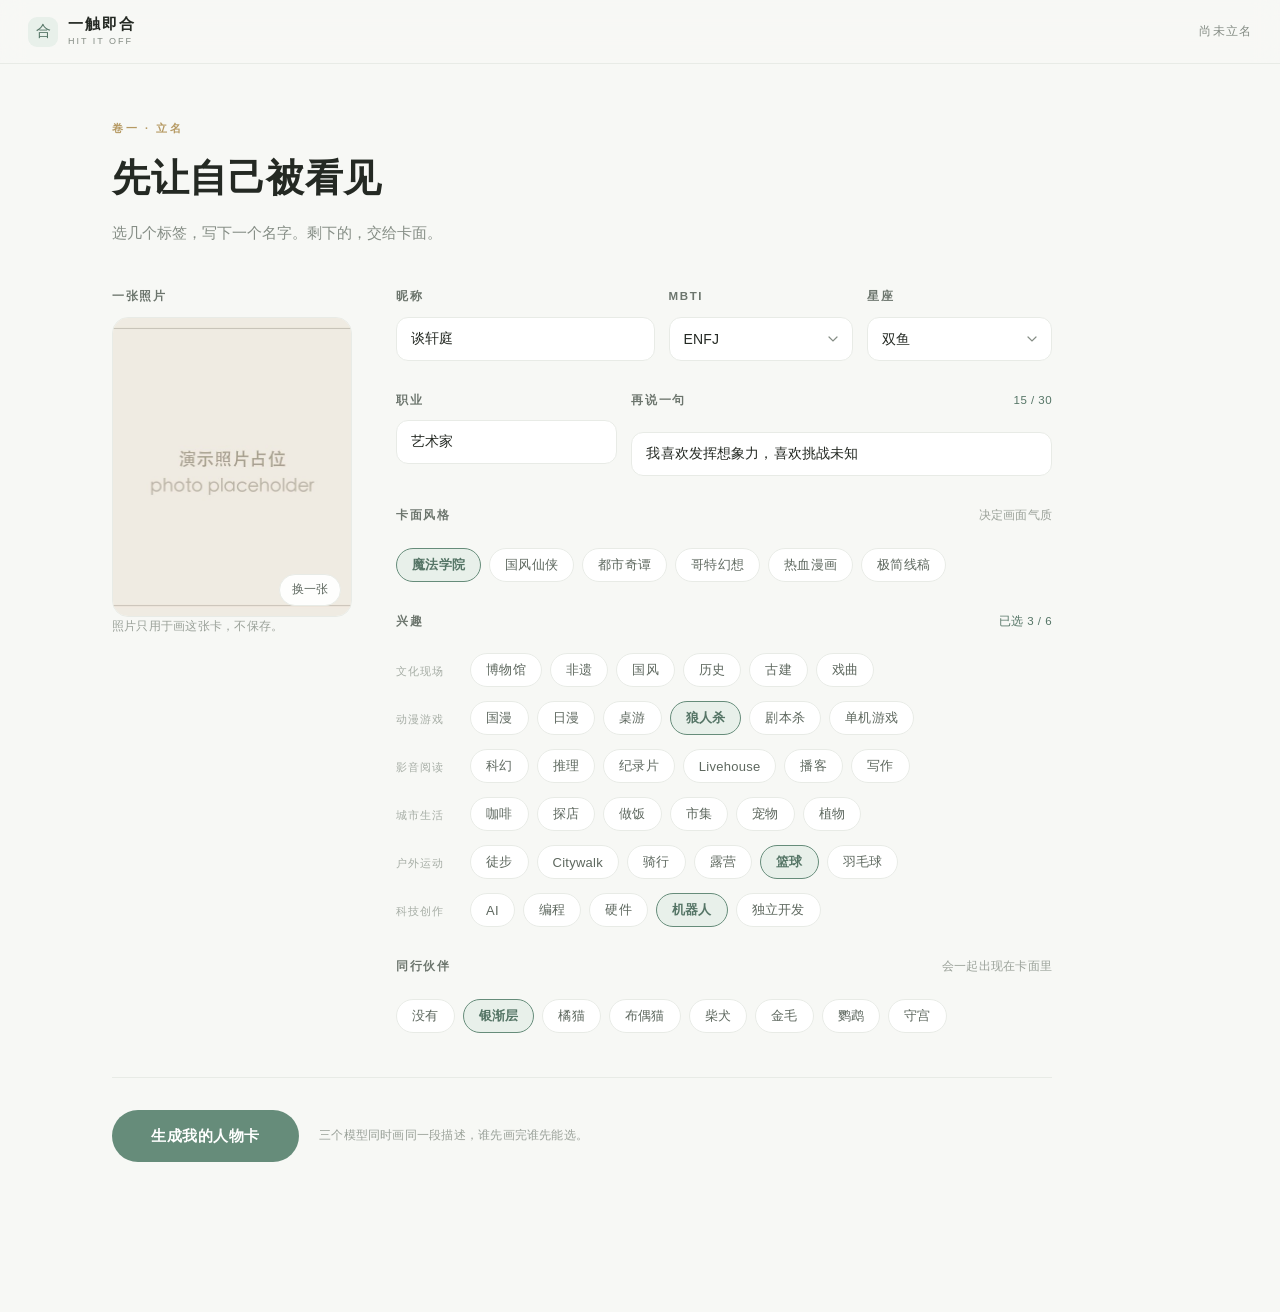
<file: demo/index.html>
<!DOCTYPE html>
<html lang="zh-CN">
<head>
<meta charset="utf-8">
<meta name="viewport" content="width=device-width, initial-scale=1">
<title>一触即合 · Hit it off</title>
<meta name="description" content="一块 AI 文化身份徽章：碰人获得话题，碰城收藏故事。">
<link rel="stylesheet" href="styles.css">
</head>
<body>

<header class="topbar">
  <a class="brand" href="#" id="brand">
    <span class="brand-mark">合</span>
    <span class="brand-text">
      <strong>一触即合</strong>
      <em>Hit it off</em>
    </span>
  </a>

  <nav class="nav" id="nav" hidden>
    <button class="nav-item" data-view="identity">我的身份</button>
    <button class="nav-item" data-view="beasts">我的瑞兽<span class="nav-count" id="nav-count">0</span></button>
  </nav>

  <div class="topbar-end">
    <span class="stage-note" id="stage-note">尚未立名</span>
    <button class="ghost-btn" id="restart" hidden>重新立名</button>
  </div>
</header>

<main>

  <!-- 卷一 · 立名 -->
  <section class="screen" id="screen-create">
    <div class="create">
      <header class="screen-head">
        <p class="eyebrow">卷一 · 立名</p>
        <h1>先让自己被看见</h1>
        <p class="lede">选几个标签，写下一个名字。剩下的，交给卡面。</p>
      </header>

      <div class="create-body">
        <div class="photo-col">
          <p class="field-label">一张照片</p>
          <label class="photo-drop has-photo" id="photo-drop">
            <input type="file" id="photo" accept="image/*" hidden>
            <img id="photo-preview" src="assets/photo-me.jpg" alt="">
            <div class="photo-empty" id="photo-empty" hidden>
              <span class="photo-plus">＋</span>
              <span class="photo-tip">上传你的照片</span>
              <span class="photo-sub">用于生成卡面插画</span>
            </div>
            <span class="photo-change" id="photo-change">换一张</span>
          </label>
          <p class="field-note">照片只用于画这张卡，不保存。</p>
        </div>

        <div class="form-col">
          <div class="row-3">
            <div class="field">
              <label class="field-label" for="nickname">昵称</label>
              <input id="nickname" maxlength="12" value="谈轩庭" placeholder="卡片上的名字" autocomplete="off">
            </div>
            <div class="field">
              <label class="field-label" for="mbti">MBTI</label>
              <div class="select-wrap"><select id="mbti"></select></div>
            </div>
            <div class="field">
              <label class="field-label" for="zodiac">星座</label>
              <div class="select-wrap"><select id="zodiac"></select></div>
            </div>
          </div>

          <div class="row-2">
            <div class="field">
              <label class="field-label" for="occupation">职业</label>
              <input id="occupation" maxlength="12" list="occupation-list"
                     value="艺术家" placeholder="医生 / 学生 / 自由职业" autocomplete="off">
              <datalist id="occupation-list">
                <option value="学生"><option value="程序员"><option value="设计师">
                <option value="医生"><option value="老师"><option value="产品经理">
                <option value="研究员"><option value="自由职业"><option value="创业者">
                <option value="律师"><option value="金融"><option value="运营">
                <option value="工程师"><option value="艺术家">
              </datalist>
            </div>
            <div class="field">
              <div class="field-head">
                <span class="field-label">再说一句</span>
                <span class="field-count" id="note-count">15 / 30</span>
              </div>
              <input id="note" maxlength="30" value="我喜欢发挥想象力，喜欢挑战未知"
                     placeholder="开心大方，喜欢在雨天喝茶" autocomplete="off">
            </div>
          </div>

          <div class="field">
            <div class="field-head">
              <span class="field-label">卡面风格</span>
              <span class="field-note">决定画面气质</span>
            </div>
            <div class="tags" id="style-tags"></div>
          </div>

          <div class="field">
            <div class="field-head">
              <span class="field-label">兴趣</span>
              <span class="field-count" id="interest-count">已选 3 / 6</span>
            </div>
            <div class="interest-groups" id="interest-groups"></div>
          </div>

          <div class="field">
            <div class="field-head">
              <span class="field-label">同行伙伴</span>
              <span class="field-note">会一起出现在卡面里</span>
            </div>
            <div class="tags" id="pet-tags"></div>
          </div>
        </div>
      </div>

      <footer class="create-foot">
        <button class="btn btn-primary btn-lg" id="generate">生成我的人物卡</button>
        <p class="field-note">三个模型同时画同一段描述，谁先画完谁先能选。</p>
      </footer>
    </div>
  </section>

  <!-- 卷二 · 结缘 -->
  <section class="screen" id="screen-identity" hidden>
    <div class="wrap">
      <header class="screen-head">
        <p class="eyebrow">卷二 · 结缘</p>
        <h1 id="identity-title">你的身份，在这里</h1>
        <p class="lede">陌生人第一次看到你，是这张卡、这只瑞兽，和一句今天适合做的事。</p>
      </header>

      <div class="identity-grid">
        <div class="identity-main">
          <div id="id-card"></div>
        </div>

        <aside class="identity-side">
          <section class="panel">
            <div class="panel-head">
              <p class="eyebrow">当前同行</p>
              <button class="text-btn" id="go-beasts">去图鉴更换 →</button>
            </div>
            <div id="id-beast"></div>
          </section>

          <section class="panel">
            <p class="eyebrow">写入硬件</p>
            <div class="sync" id="id-sync"></div>
          </section>
        </aside>
      </div>
    </div>
  </section>

  <!-- 卷三 · 图鉴 -->
  <section class="screen" id="screen-beasts" hidden>
    <div class="wrap">
      <header class="screen-head">
        <p class="eyebrow">卷三 · 图鉴</p>
        <h1>我的瑞兽</h1>
        <p class="lede">已收藏的排在前面。它们不是奖励，是你在什么地方、和谁相遇过的证据。</p>
      </header>

      <div class="beast-head">
        <span class="beast-count" id="beast-count">0 / 7</span>
        <span class="field-note">点击任意一只，查看来历</span>
      </div>

      <div class="beast-grid" id="beast-grid"></div>
    </div>
  </section>

</main>

<div class="dock" id="dock" hidden>
  <button class="dock-btn" id="btn-meet">相遇 · 人</button>
  <button class="dock-btn" id="btn-culture">相遇 · 文</button>
</div>

<div class="modal-layer" id="modal-layer" hidden>
  <div class="modal-backdrop" data-close></div>
  <div class="modal" id="modal" role="dialog" aria-modal="true"></div>
</div>

<div class="takeover" id="takeover" hidden></div>
<div class="toast" id="toast" hidden></div>

<!-- 选图：三个模型同画一张，谁先出来谁先能点 -->
<div class="picker" id="picker" hidden>
  <div class="pk">
    <header class="pk-head">
      <p class="pk-kicker">一触即合 · 选一张</p>
      <h2 class="pk-title">三个模型，同一个你</h2>
      <div class="pk-chips" id="pk-chips"></div>
    </header>
    <div class="pk-grid" id="pk-grid"></div>
    <p class="pk-foot" id="pk-foot">三张一起在画，先出来的可以先选</p>
  </div>
</div>

<script src="board-frames.js"></script>
<script src="pick-frames.js"></script>
<script src="board.js?v=20261107f"></script>
<script src="app.js?v=20261107f"></script>
</body>
</html>
</file>
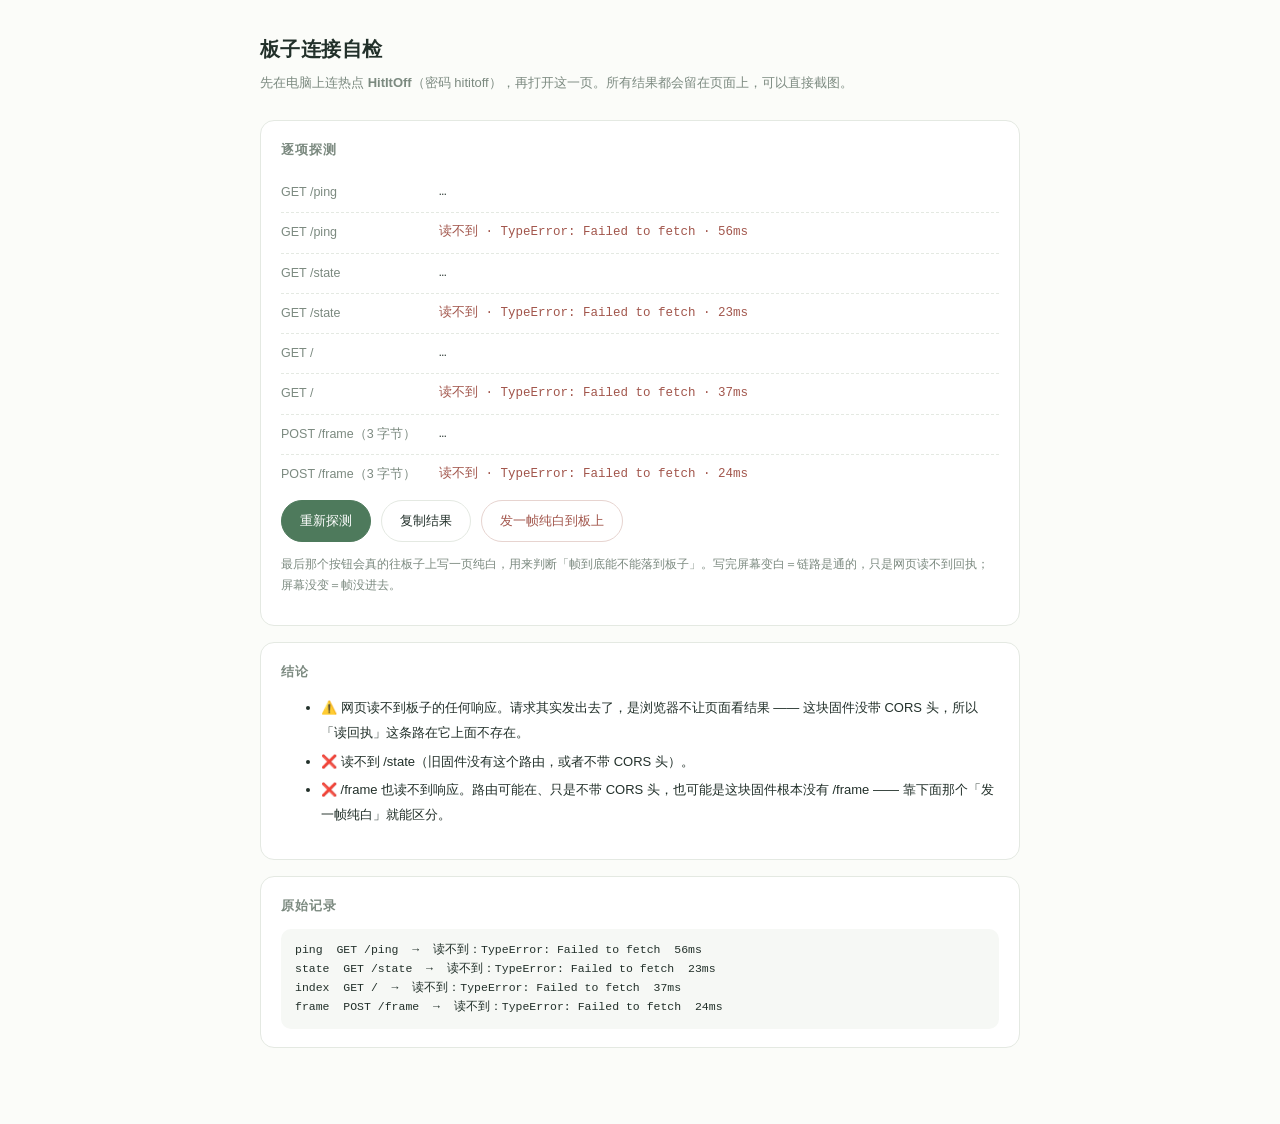
<file: demo/diag.html>
<!DOCTYPE html>
<html lang="zh-CN">
<head>
<meta charset="utf-8" />
<title>一触即合 · 板子连接自检</title>
<meta name="viewport" content="width=device-width, initial-scale=1" />
<style>
  :root {
    --ink: #22302A;
    --muted: #7C8A80;
    --line: #E4E9E2;
    --paper: #FBFCF9;
    --green: #4E7A5C;
    --amber: #8C7B4A;
    --red: #A2564C;
  }
  * { box-sizing: border-box; }
  body {
    margin: 0;
    padding: 32px 20px 60px;
    background: var(--paper);
    color: var(--ink);
    font: 14px/1.7 -apple-system, "PingFang SC", "Noto Sans SC", sans-serif;
  }
  .wrap { max-width: 760px; margin: 0 auto; }
  h1 { margin: 0 0 6px; font-size: 20px; font-weight: 600; letter-spacing: .02em; }
  .sub { margin: 0 0 26px; color: var(--muted); font-size: 13px; }
  .card {
    background: #fff;
    border: 1px solid var(--line);
    border-radius: 14px;
    padding: 18px 20px;
    margin-bottom: 16px;
  }
  h2 { margin: 0 0 12px; font-size: 13px; font-weight: 600; color: var(--muted); letter-spacing: .08em; }
  .row {
    display: grid;
    grid-template-columns: 148px 1fr;
    gap: 10px;
    padding: 9px 0;
    border-top: 1px dashed var(--line);
    align-items: start;
  }
  .row:first-of-type { border-top: 0; }
  .k { color: var(--muted); font-size: 12.5px; }
  .v { font-size: 12.5px; word-break: break-all; font-family: ui-monospace, SFMono-Regular, Menlo, monospace; }
  .ok { color: var(--green); }
  .no { color: var(--red); }
  .warn { color: var(--amber); }
  .verdict { font-size: 13px; line-height: 1.9; }
  .verdict li { margin: 4px 0; }
  .btns { display: flex; flex-wrap: wrap; gap: 10px; margin-top: 6px; }
  button {
    border: 1px solid var(--line);
    background: #fff;
    color: var(--ink);
    border-radius: 999px;
    padding: 9px 18px;
    font: inherit;
    font-size: 13px;
    cursor: pointer;
  }
  button.primary { background: var(--green); border-color: var(--green); color: #fff; }
  button.danger { color: var(--red); border-color: #E7D4D0; }
  button:disabled { opacity: .5; cursor: default; }
  pre {
    margin: 0;
    padding: 12px 14px;
    background: #F6F8F5;
    border-radius: 10px;
    font-size: 11.5px;
    line-height: 1.65;
    white-space: pre-wrap;
    word-break: break-all;
    max-height: 260px;
    overflow: auto;
  }
  .tip { margin-top: 12px; font-size: 12px; color: var(--muted); }
</style>
</head>
<body>
<div class="wrap">
  <h1>板子连接自检</h1>
  <p class="sub">先在电脑上连热点 <b>HitItOff</b>（密码 hititoff），再打开这一页。所有结果都会留在页面上，可以直接截图。</p>

  <div class="card">
    <h2>逐项探测</h2>
    <div id="probes"><div class="row"><div class="k">等待</div><div class="v">正在探测…</div></div></div>
    <div class="btns">
      <button class="primary" id="again">重新探测</button>
      <button id="copy">复制结果</button>
      <button class="danger" id="whiteframe">发一帧纯白到板上</button>
    </div>
    <p class="tip">最后那个按钮会真的往板子上写一页纯白，用来判断「帧到底能不能落到板子」。写完屏幕变白＝链路是通的，只是网页读不到回执；屏幕没变＝帧没进去。</p>
  </div>

  <div class="card">
    <h2>结论</h2>
    <div class="verdict" id="verdict">探测中…</div>
  </div>

  <div class="card">
    <h2>原始记录</h2>
    <pre id="raw">(空)</pre>
  </div>
</div>

<script>
const BASE = "http://192.168.50.1";
const HEAD = 4;
const SLOT_BYTES = 400 * 300 / 8;

const rows = [];
const log = [];

function push(name, value, cls) {
  rows.push({ name, value, cls });
  paint();
}

function paint() {
  const box = document.getElementById("probes");
  box.innerHTML = rows.map((r) =>
    `<div class="row"><div class="k">${r.name}</div><div class="v ${r.cls || ""}">${r.value}</div></div>`
  ).join("");
  document.getElementById("raw").textContent =
    log.length ? log.join("\n") : "(空)";
}

/* 一次带超时的 fetch，把「HTTP 状态」和「读不到」区分开 */
async function probe(label, path, opts = {}, timeout = 6000) {
  const ctrl = new AbortController();
  const timer = setTimeout(() => ctrl.abort(), timeout);
  const t0 = performance.now();
  try {
    const res = await fetch(BASE + path, { ...opts, cache: "no-store", signal: ctrl.signal });
    const ms = Math.round(performance.now() - t0);
    let text = "";
    try { text = await res.text(); } catch (e) { text = "(正文读不出来)"; }
    const body = text.replace(/\s+/g, " ").trim().slice(0, 160);
    log.push(`${label}  ${opts.method || "GET"} ${path}  →  ${res.status} ${res.statusText}  ${ms}ms  body="${body}"`);
    return { ok: true, status: res.status, text, ms };
  } catch (err) {
    const ms = Math.round(performance.now() - t0);
    const reason = err.name === "AbortError" ? "超时（板子没回）" : `${err.name}: ${err.message}`;
    log.push(`${label}  ${opts.method || "GET"} ${path}  →  读不到：${reason}  ${ms}ms`);
    return { ok: false, status: 0, text: "", ms, reason };
  } finally {
    clearTimeout(timer);
  }
}

async function run() {
  rows.length = 0;
  log.length = 0;
  document.getElementById("verdict").textContent = "探测中…";
  const out = {};

  push("GET /ping", "…");
  out.ping = await probe("ping", "/ping", {}, 5000);
  push("GET /ping", describe(out.ping), cls(out.ping));

  push("GET /state", "…");
  out.state = await probe("state", "/state", {}, 5000);
  push("GET /state", describe(out.state), cls(out.state));

  push("GET /", "…");
  out.index = await probe("index", "/", {}, 5000);
  push("GET /", describe(out.index), cls(out.index));

  push("POST /frame（3 字节）", "…");
  out.frame = await probe("frame", "/frame", {
    method: "POST",
    headers: { "Content-Type": "text/plain" },
    body: new Uint8Array([0, 1, 0, 0]),
  }, 6000);
  push("POST /frame（3 字节）", describe(out.frame), cls(out.frame));

  verdict(out);
}

function describe(r) {
  if (!r.ok) return `读不到 · ${r.reason} · ${r.ms}ms`;
  if (!r.text.trim()) return `HTTP ${r.status} · 正文是空的 · ${r.ms}ms`;
  return `HTTP ${r.status} · "${r.text.trim().slice(0, 80)}" · ${r.ms}ms`;
}

function cls(r) { return r.ok && r.status < 400 ? "ok" : "no"; }

function verdict(o) {
  const lines = [];
  const canRead = o.ping.ok || o.state.ok || o.index.ok;

  lines.push(canRead
    ? "✅ 网页能读到板子的响应（固件带 CORS 头）。"
    : "⚠️ 网页读不到板子的任何响应。请求其实发出去了，是浏览器不让页面看结果 —— 这块固件没带 CORS 头，所以「读回执」这条路在它上面不存在。");

  if (o.state.ok && o.state.text.trim()) {
    const t = o.state.text.trim();
    if (/pages\s*=/.test(t)) {
      lines.push(`✅ /state 正常：${t}`);
    } else {
      lines.push(`⚠️ /state 返回的不是状态行："${t.slice(0, 60)}"（固件可能是更早的版本）。`);
    }
  } else if (o.state.ok && !o.state.text.trim()) {
    lines.push("❌ /state 返回 200 但正文是空的 —— 这台固件没有实现 /state（源码里有，板子上烧的是旧版）。");
  } else {
    lines.push("❌ 读不到 /state（旧固件没有这个路由，或者不带 CORS 头）。");
  }

  if (o.frame.ok) {
    if (o.frame.status === 400) {
      lines.push("✅ /frame 路由在：故意发 3 个字节被 400 拒了，说明它认得这个接口、也会回话。");
    } else if (o.frame.status < 400) {
      lines.push(`⚠️ /frame 对 3 字节的请求回了 ${o.frame.status} —— 居然没拒，说明这块固件不校验长度。`);
    } else {
      lines.push(`❌ /frame 回了 HTTP ${o.frame.status}。`);
    }
  } else {
    lines.push("❌ /frame 也读不到响应。路由可能在、只是不带 CORS 头，也可能是这块固件根本没有 /frame —— 靠下面那个「发一帧纯白」就能区分。");
  }

  document.getElementById("verdict").innerHTML =
    "<ul>" + lines.map((l) => `<li>${l}</li>`).join("") + "</ul>";
}

async function sendWhiteFrame() {
  if (!confirm("会真的往板子第 0 页写一帧纯白，屏幕上现在的内容会被冲掉。继续？")) return;
  const btn = document.getElementById("whiteframe");
  btn.disabled = true;
  const body = new Uint8Array(HEAD + SLOT_BYTES);
  body[0] = 0;                 // slot 0 = 人物卡那页
  body[1] = 1;                 // pages
  body[2] = 0;                 // 立刻显示第 0 页
  body[3] = 0;
  body.fill(0xFF, HEAD);       // 1bpp 全 1 = 白

  const r = await probe("white-frame", "/frame", {
    method: "POST",
    headers: { "Content-Type": "text/plain" },
    body,
  }, 15000);
  push("POST /frame（整帧 15004 字节）", describe(r), cls(r));

  const after = await probe("state-after", "/state", {}, 5000);
  push("POST 之后 GET /state", describe(after), cls(after));
  document.getElementById("verdict").innerHTML =
    "<ul><li><b>看屏幕：</b>变白了 → 帧确实落到板子上，问题只在「网页读不到回执」；" +
    "没变 → 帧压根没进去，问题在固件或传输这一段。</li></ul>";
  btn.disabled = false;
}

document.getElementById("again").addEventListener("click", run);
document.getElementById("whiteframe").addEventListener("click", sendWhiteFrame);
document.getElementById("copy").addEventListener("click", async () => {
  const text = rows.map((r) => `${r.name}: ${r.value}`).join("\n") + "\n\n" + log.join("\n");
  try {
    await navigator.clipboard.writeText(text);
    document.getElementById("copy").textContent = "已复制";
    setTimeout(() => (document.getElementById("copy").textContent = "复制结果"), 1500);
  } catch (e) {
    const ta = document.createElement("textarea");
    ta.value = text;
    document.body.appendChild(ta);
    ta.select();
    document.execCommand("copy");
    ta.remove();
  }
});

run();
</script>
</body>
</html>
</file>
<file: demo/styles.css>
/* 一触即合 · Hit it off
 * 视觉基调：纸白底、墨黑字、青绿为主、暗金为强调。
 * 不做渐变发光、不做古风堆砌，仪式感来自留白与排版。
 */

:root {
  --bg: #F7F8F5;
  --card: #FFFFFF;
  --primary: #668C7A;
  --primary-deep: #557566;
  --primary-soft: #E8F0EA;
  --accent: #B69A63;
  --ink: #242923;
  --muted: #858D85;
  --line: #E8EBE6;
  --r-s: 12px;
  --r-m: 16px;
  --r-l: 20px;
  --shadow-s: 0 1px 2px rgba(36, 41, 35, .04), 0 10px 26px rgba(36, 41, 35, .045);
  --shadow-l: 0 40px 90px rgba(30, 36, 30, .22);
  --serif: "Songti SC", "Noto Serif SC", "Source Han Serif SC", Georgia, serif;
  --sans: -apple-system, BlinkMacSystemFont, "PingFang SC", "Hiragino Sans GB",
          "Microsoft YaHei", "Helvetica Neue", sans-serif;
}

* { box-sizing: border-box; }

html, body { margin: 0; padding: 0; }

body {
  background: var(--bg);
  color: var(--ink);
  font-family: var(--sans);
  font-size: 15px;
  line-height: 1.7;
  -webkit-font-smoothing: antialiased;
  text-rendering: optimizeLegibility;
}

body.no-scroll { overflow: hidden; }

[hidden] { display: none !important; }

h1, h2, h3, h4 { margin: 0; font-weight: 600; }

p { margin: 0; }

button { font-family: inherit; cursor: pointer; }

img { display: block; max-width: 100%; }

::selection { background: var(--primary-soft); color: var(--primary-deep); }

/* ---------------- 顶栏 ---------------- */

.topbar {
  position: sticky;
  top: 0;
  z-index: 30;
  display: flex;
  align-items: center;
  gap: 28px;
  height: 64px;
  padding: 0 28px;
  background: rgba(247, 248, 245, .88);
  backdrop-filter: saturate(180%) blur(12px);
  border-bottom: 1px solid var(--line);
}

.brand {
  display: flex;
  align-items: center;
  gap: 10px;
  text-decoration: none;
  color: inherit;
  flex: none;
}

.brand-mark {
  width: 30px;
  height: 30px;
  display: grid;
  place-items: center;
  border-radius: 9px;
  background: var(--primary-soft);
  color: var(--primary-deep);
  font-family: var(--serif);
  font-size: 15px;
  letter-spacing: 0;
}

.brand-text { display: flex; flex-direction: column; line-height: 1.15; }

.brand-text strong {
  font-family: var(--serif);
  font-size: 15px;
  font-weight: 600;
  letter-spacing: .14em;
}

.brand-text em {
  font-style: normal;
  font-size: 9px;
  letter-spacing: .22em;
  text-transform: uppercase;
  color: var(--muted);
  margin-top: 3px;
}

.nav { display: flex; gap: 4px; }

.nav-item {
  display: inline-flex;
  align-items: center;
  gap: 7px;
  padding: 8px 15px;
  border: 0;
  border-radius: 999px;
  background: transparent;
  color: var(--muted);
  font-size: 13.5px;
  letter-spacing: .02em;
  transition: color .2s, background .2s;
}

.nav-item:hover { color: var(--ink); }

.nav-item.active {
  background: var(--primary-soft);
  color: var(--primary-deep);
  font-weight: 600;
}

.nav-count {
  font-size: 10.5px;
  font-weight: 600;
  min-width: 17px;
  height: 17px;
  padding: 0 4px;
  border-radius: 999px;
  background: rgba(255, 255, 255, .85);
  color: var(--primary-deep);
  display: grid;
  place-items: center;
  letter-spacing: 0;
}

.topbar-end {
  margin-left: auto;
  display: flex;
  align-items: center;
  gap: 14px;
}

.stage-note {
  font-size: 11.5px;
  letter-spacing: .1em;
  color: var(--muted);
}

.ghost-btn {
  padding: 7px 14px;
  border-radius: 999px;
  border: 1px solid var(--line);
  background: transparent;
  color: var(--muted);
  font-size: 12.5px;
  transition: color .2s, border-color .2s;
}

.ghost-btn:hover { color: var(--ink); border-color: #D6DCD3; }

/* ---------------- 页面骨架 ---------------- */

.screen {
  max-width: 1120px;
  margin: 0 auto;
  padding: 56px 32px 150px;
  animation: screenIn .45s ease both;
}

.screen-head { max-width: 640px; margin-bottom: 40px; }

.eyebrow {
  font-size: 10.5px;
  font-weight: 600;
  letter-spacing: .26em;
  color: var(--accent);
  text-transform: uppercase;
  margin-bottom: 14px;
}

h1 {
  font-family: var(--serif);
  font-size: clamp(28px, 3.2vw, 38px);
  line-height: 1.4;
  letter-spacing: .015em;
}

.lede {
  margin-top: 14px;
  font-size: 14.5px;
  line-height: 1.95;
  color: var(--muted);
  max-width: 34em;
}

.create { max-width: 940px; }

/* ---------------- 立名表单 ---------------- */

.create-body {
  display: grid;
  grid-template-columns: 240px minmax(0, 1fr);
  gap: 44px;
  align-items: start;
}

.photo-col { position: sticky; top: 88px; }

.field-label {
  display: block;
  font-size: 11.5px;
  font-weight: 600;
  letter-spacing: .14em;
  color: #6C756D;
  margin-bottom: 10px;
}

.field-note {
  font-size: 11.5px;
  line-height: 1.7;
  color: #9AA199;
  letter-spacing: .02em;
}

.photo-drop {
  position: relative;
  display: grid;
  place-items: center;
  aspect-ratio: 4 / 5;
  border-radius: var(--r-m);
  border: 1px dashed #D9DED6;
  background: #FBFCF9;
  overflow: hidden;
  cursor: pointer;
  transition: border-color .25s, background .25s;
}

.photo-drop:hover { border-color: var(--primary); background: #F8FBF8; }

.photo-drop.has-photo { border-style: solid; border-color: var(--line); background: #fff; }

.photo-drop img { width: 100%; height: 100%; object-fit: cover; }

.photo-empty {
  display: flex;
  flex-direction: column;
  align-items: center;
  gap: 6px;
  color: var(--muted);
  text-align: center;
  padding: 16px;
}

.photo-plus {
  display: grid;
  place-items: center;
  width: 38px;
  height: 38px;
  border-radius: 50%;
  border: 1px solid var(--line);
  background: #fff;
  font-size: 17px;
  color: var(--primary);
  margin-bottom: 6px;
}

.photo-tip { font-size: 13px; color: #6C756D; }
.photo-sub { font-size: 11px; color: #A7AEA6; letter-spacing: .04em; }

.photo-change {
  position: absolute;
  right: 10px;
  bottom: 10px;
  padding: 5px 12px;
  border-radius: 999px;
  background: rgba(255, 255, 255, .92);
  border: 1px solid var(--line);
  font-size: 11.5px;
  color: #5E685F;
  backdrop-filter: blur(6px);
}

.form-col { display: flex; flex-direction: column; gap: 30px; }

.row-3 {
  display: grid;
  grid-template-columns: minmax(0, 1.4fr) minmax(0, 1fr) minmax(0, 1fr);
  gap: 14px;
}

/* 职业窄一些，「再说一句」要装得下一句话 */
.row-2 {
  display: grid;
  grid-template-columns: minmax(0, 1fr) minmax(0, 1.9fr);
  gap: 14px;
}

.field-head {
  display: flex;
  align-items: baseline;
  justify-content: space-between;
  gap: 16px;
  margin-bottom: 12px;
}

.field-count {
  font-size: 11.5px;
  color: var(--primary-deep);
  letter-spacing: .04em;
}

input[type="text"], input:not([type]), select {
  width: 100%;
  height: 44px;
  padding: 0 14px;
  border: 1px solid var(--line);
  border-radius: var(--r-s);
  background: #fff;
  color: var(--ink);
  font-family: inherit;
  font-size: 14px;
  letter-spacing: .01em;
  transition: border-color .2s, box-shadow .2s;
}

input:focus, select:focus {
  outline: none;
  border-color: var(--primary);
  box-shadow: 0 0 0 3px rgba(102, 140, 122, .12);
}

.select-wrap { position: relative; }

select {
  appearance: none;
  -webkit-appearance: none;
  padding-right: 34px;
  background-image: url("data:image/svg+xml,%3Csvg xmlns='http://www.w3.org/2000/svg' width='10' height='6'%3E%3Cpath d='M1 1l4 4 4-4' fill='none' stroke='%23858D85' stroke-width='1.2' stroke-linecap='round'/%3E%3C/svg%3E");
  background-repeat: no-repeat;
  background-position: right 14px center;
}

.tags { display: flex; flex-wrap: wrap; gap: 8px; }

.tag {
  padding: 7px 15px;
  border-radius: 999px;
  border: 1px solid var(--line);
  background: #fff;
  color: #5E685F;
  font-size: 13px;
  letter-spacing: .02em;
  transition: all .18s ease;
}

.tag:hover { border-color: #CFD8CE; color: var(--ink); }

.tag.selected {
  border-color: var(--primary);
  background: var(--primary-soft);
  color: var(--primary-deep);
  font-weight: 600;
}

.interest-groups { display: flex; flex-direction: column; gap: 14px; }

.tag-group { display: grid; grid-template-columns: 62px minmax(0, 1fr); gap: 12px; align-items: start; }

.tag-group-name {
  font-size: 11px;
  color: #A7AEA6;
  letter-spacing: .1em;
  padding-top: 9px;
}

.create-foot {
  display: flex;
  align-items: center;
  gap: 20px;
  margin-top: 44px;
  padding-top: 32px;
  border-top: 1px solid var(--line);
  flex-wrap: wrap;
}

/* ---------------- 按钮 ---------------- */

.btn {
  display: inline-flex;
  align-items: center;
  justify-content: center;
  gap: 8px;
  padding: 0 22px;
  height: 42px;
  border-radius: 999px;
  border: 1px solid transparent;
  font-size: 13.5px;
  font-weight: 600;
  letter-spacing: .04em;
  transition: transform .18s, background .2s, border-color .2s, color .2s;
}

.btn-primary { background: var(--primary); color: #fff; }
.btn-primary:hover { background: var(--primary-deep); transform: translateY(-1px); }
.btn-primary:active { transform: translateY(0); }

.btn-ghost {
  background: #fff;
  border-color: var(--line);
  color: #5E685F;
}

.btn-ghost:hover { border-color: var(--primary); color: var(--primary-deep); }

.btn-lg { height: 52px; padding: 0 38px; font-size: 14.5px; }

.btn:disabled {
  opacity: .45;
  cursor: default;
  transform: none !important;
}

.text-btn {
  border: 0;
  background: none;
  padding: 0;
  font-size: 12px;
  color: var(--primary);
  letter-spacing: .04em;
  border-bottom: 1px solid transparent;
  transition: border-color .2s;
}

.text-btn:hover { border-bottom-color: var(--primary); }

/* ---------------- 身份页 ---------------- */

.identity-grid {
  display: grid;
  grid-template-columns: 340px minmax(0, 1fr);
  gap: 48px;
  align-items: start;
}

.identity-main { position: relative; }

.card-caption {
  margin-top: 14px;
  font-size: 11px;
  letter-spacing: .16em;
  color: #9AA199;
  text-align: center;
}

.identity-side { display: flex; flex-direction: column; gap: 20px; max-width: 520px; }

.panel {
  background: var(--card);
  border: 1px solid var(--line);
  border-radius: var(--r-l);
  padding: 22px 24px;
}

.panel-head {
  display: flex;
  align-items: baseline;
  justify-content: space-between;
  gap: 12px;
  margin-bottom: 16px;
}

.panel-head .eyebrow { margin-bottom: 0; }

.current-beast { display: flex; gap: 18px; align-items: center; }

.current-beast > img {
  width: 96px;
  height: 96px;
  object-fit: contain;
  border-radius: var(--r-s);
  background: #FBFCF9;
  border: 1px solid var(--line);
  flex: none;
}

.cb-body { min-width: 0; }

.cb-body h3 { font-family: var(--serif); font-size: 21px; letter-spacing: .04em; }

.cb-role { font-size: 12px; color: var(--muted); margin-top: 4px; letter-spacing: .04em; }

.cb-todo { font-size: 12.5px; color: var(--primary-deep); margin-top: 8px; }

.cb-verse {
  margin-top: 18px;
  padding-top: 16px;
  border-top: 1px solid var(--line);
  font-family: var(--serif);
  font-size: 14px;
  color: #4C554D;
  letter-spacing: .06em;
}

/* ---------------- 人物卡 ---------------- */

.pcard {
  position: relative;
  background: #fff;
  border: 1px solid var(--line);
  border-radius: 18px;
  padding: 12px 12px 0;
  box-shadow: var(--shadow-s);
}

.pcard-frame {
  aspect-ratio: 1 / 1;
  border-radius: 13px;
  overflow: hidden;
  background: #fff;
}

.pcard-frame img { width: 100%; height: 100%; object-fit: cover; }

.pcard-body { padding: 16px 6px 14px; }

.pcard-name {
  font-family: var(--serif);
  font-size: 23px;
  letter-spacing: .06em;
  line-height: 1.3;
}

.pcard-meta {
  margin-top: 5px;
  font-size: 11.5px;
  letter-spacing: .14em;
  color: var(--muted);
}

/* 职业单独一行，压在名字下面：它是访客最愿意被先看到的身份之一 */
.pcard-job {
  margin-top: 6px;
  font-size: 12px;
  letter-spacing: .1em;
  color: var(--primary-deep);
}

/* 模型写的那句自白：小一号、缩进一个引号，像卡片背面的手写批注 */
.pcard-line {
  margin-top: 12px;
  font-family: var(--serif);
  font-size: 12.5px;
  line-height: 1.8;
  letter-spacing: .04em;
  color: #7C857D;
}

/* 卡片上那句「他自己写的」：不用引号，比模型写的自白更轻、更靠上 */
.pcard-say {
  margin-top: 10px;
  font-size: 12px;
  line-height: 1.7;
  letter-spacing: .04em;
  color: var(--ink);
  opacity: .82;
}

.pcard--mini .pcard-say { display: none; }

.pcard-tags { display: flex; flex-wrap: wrap; gap: 6px; margin-top: 12px; }

.pcard-tags span {
  padding: 3px 10px;
  border-radius: 999px;
  background: #F3F5F1;
  color: #5E685F;
  font-size: 10.5px;
  letter-spacing: .06em;
}

.pcard-foot {
  display: flex;
  justify-content: space-between;
  align-items: center;
  padding: 10px 6px 12px;
  border-top: 1px solid var(--line);
  font-size: 9.5px;
  letter-spacing: .2em;
  color: #ADB4AC;
  text-transform: uppercase;
}

.pcard.is-synced::after {
  content: "已写入";
  position: absolute;
  top: 22px;
  right: 22px;
  padding: 3px 9px;
  border-radius: 999px;
  background: rgba(255, 255, 255, .92);
  border: 1px solid var(--accent);
  color: var(--accent);
  font-size: 9.5px;
  letter-spacing: .16em;
  backdrop-filter: blur(4px);
}

.pcard--mini { padding: 10px 10px 0; border-radius: 16px; }
.pcard--mini .pcard-body { padding: 12px 4px 10px; }
.pcard--mini .pcard-name { font-size: 17px; }

/* ---------------- 瑞兽图鉴 ---------------- */

.beast-head {
  display: flex;
  align-items: baseline;
  justify-content: space-between;
  gap: 16px;
  margin-bottom: 20px;
  padding-bottom: 14px;
  border-bottom: 1px solid var(--line);
}

.beast-count {
  font-family: var(--serif);
  font-size: 15px;
  letter-spacing: .1em;
  color: var(--primary-deep);
}

.beast-grid {
  display: grid;
  grid-template-columns: repeat(auto-fill, minmax(200px, 1fr));
  gap: 20px;
}

.beast-tile {
  position: relative;
  text-align: left;
  padding: 10px;
  border: 1px solid var(--line);
  border-radius: var(--r-m);
  background: #fff;
  transition: transform .22s ease, border-color .22s, box-shadow .22s;
}

.beast-tile:hover {
  transform: translateY(-3px);
  border-color: #D8DFD6;
  box-shadow: var(--shadow-s);
}

.tile-media {
  aspect-ratio: 1 / .84;
  border-radius: 11px;
  overflow: hidden;
  background: #FBFCF9;
}

.tile-media img { width: 100%; height: 100%; object-fit: contain; }

.tile-meta {
  display: flex;
  align-items: baseline;
  justify-content: space-between;
  gap: 8px;
  padding: 11px 4px 3px;
}

.tile-name {
  font-family: var(--serif);
  font-size: 15px;
  letter-spacing: .06em;
}

.tile-series {
  font-size: 9.5px;
  letter-spacing: .12em;
  color: #A7AEA6;
  white-space: nowrap;
}

/* 每只瑞兽名字下面再给一句「它是干什么的」：
 * 图鉴里只有名字和系列，看过去七只没差别。 */
.tile-role {
  padding: 0 4px 9px;
  font-size: 10.5px;
  letter-spacing: .06em;
  color: #8D958D;
  white-space: nowrap;
  overflow: hidden;
  text-overflow: ellipsis;
}

.beast-tile.is-locked .tile-role { color: #B7BEB6; }

.beast-tile.is-locked .tile-media img { opacity: .2; }
.beast-tile.is-locked .tile-name { color: #A7AEA6; }
.beast-tile.is-locked { background: #FCFDFB; }

.tile-flag {
  position: absolute;
  top: 18px;
  right: 18px;
  padding: 3px 9px;
  border-radius: 999px;
  background: var(--primary);
  color: #fff;
  font-size: 9.5px;
  letter-spacing: .12em;
}

/* ---------------- 左下角两个小按钮 ---------------- */

.dock {
  position: fixed;
  left: 22px;
  bottom: 22px;
  z-index: 40;
  display: flex;
  gap: 7px;
}

.dock-btn {
  display: inline-flex;
  align-items: center;
  gap: 7px;
  height: 30px;
  padding: 0 13px;
  border-radius: 999px;
  border: 1px solid var(--line);
  background: rgba(255, 255, 255, .9);
  backdrop-filter: blur(8px);
  color: #6C756D;
  font-size: 11.5px;
  letter-spacing: .08em;
  box-shadow: 0 2px 10px rgba(36, 41, 35, .05);
  transition: color .2s, border-color .2s, transform .2s;
}

.dock-btn::before {
  content: "";
  width: 4px;
  height: 4px;
  border-radius: 50%;
  background: var(--accent);
  opacity: .75;
}

.dock-btn:hover {
  color: var(--primary-deep);
  border-color: #CBD6CA;
  transform: translateY(-1px);
}

/* ---------------- 弹层 ---------------- */

.modal-layer {
  position: fixed;
  inset: 0;
  z-index: 70;
  display: grid;
  place-items: center;
  padding: 24px;
}

.modal-backdrop {
  position: absolute;
  inset: 0;
  background: rgba(30, 34, 29, .34);
  backdrop-filter: blur(3px);
  opacity: 0;
  transition: opacity .3s ease;
}

.modal {
  position: relative;
  width: min(900px, 100%);
  max-height: min(88vh, 880px);
  display: flex;
  flex-direction: column;
  background: var(--card);
  border-radius: 22px;
  box-shadow: var(--shadow-l);
  opacity: 0;
  transform: translateY(16px) scale(.988);
  transition: transform .4s cubic-bezier(.2, .8, .25, 1), opacity .32s ease;
}

.modal-body {
  overflow-y: auto;
  overscroll-behavior: contain;
  padding: 40px 44px;
}

.modal--narrow { width: min(740px, 100%); }

/* 相遇弹层内容多，内边距收紧一点 */
.modal-body:has(.meet) { padding: 32px 44px 30px; }

.modal-body::-webkit-scrollbar { width: 6px; }
.modal-body::-webkit-scrollbar-thumb { background: #E2E6DF; border-radius: 999px; }

.modal-close {
  position: absolute;
  top: 14px;
  right: 16px;
  z-index: 2;
  width: 32px;
  height: 32px;
  display: grid;
  place-items: center;
  border: 0;
  border-radius: 50%;
  background: transparent;
  color: #B4BAB2;
  font-size: 19px;
  line-height: 1;
  transition: background .2s, color .2s;
}

.modal-close:hover { background: #F4F6F2; color: var(--ink); }

.modal-layer.is-open .modal-backdrop { opacity: 1; }
.modal-layer.is-open .modal { opacity: 1; transform: none; }

.modal h2 {
  font-family: var(--serif);
  font-size: 27px;
  line-height: 1.45;
  letter-spacing: .02em;
}

.modal .lede { font-size: 13.5px; }

.fine {
  font-size: 10.5px;
  line-height: 1.8;
  color: #A7AEA6;
  letter-spacing: .03em;
}

/* 结缘揭晓 */

.reveal-head { margin-bottom: 30px; }

.reveal-grid {
  display: grid;
  grid-template-columns: 300px minmax(0, 1fr);
  gap: 40px;
  align-items: start;
}

.reveal-src {
  display: flex;
  align-items: center;
  gap: 10px;
  margin-top: 12px;
  font-size: 10.5px;
  color: #9AA199;
  letter-spacing: .06em;
}

.reveal-src img {
  width: 30px;
  height: 30px;
  border-radius: 8px;
  object-fit: cover;
  border: 1px solid var(--line);
}

/* 揭晓时的错落浮现 */
.reveal-card { animation: fadeUp .5s cubic-bezier(.2, .8, .25, 1) both; }

.reveal-beast { min-width: 0; }

/* 注册礼双赠：两张并排的瑞兽卡 */
.gift-pair {
  display: grid;
  grid-template-columns: repeat(2, minmax(0, 1fr));
  gap: 16px;
  margin: 16px 0 0;
  align-items: start;
}

.gift-card {
  position: relative;
  padding: 10px 10px 14px;
  border: 1px solid var(--line);
  border-radius: var(--r-m);
  background: #FBFCF9;
  animation: beastIn .65s cubic-bezier(.2, .8, .25, 1) both;
}

.gift-card:nth-child(2) { margin-top: 18px; animation-delay: .18s; }

.gift-flag {
  position: absolute;
  top: 18px;
  left: 18px;
  z-index: 1;
  padding: 2px 8px;
  border-radius: 999px;
  background: var(--primary-soft);
  color: var(--primary-deep);
  font-size: 9.5px;
  letter-spacing: .12em;
}

.gift-card:nth-child(2) .gift-flag {
  background: #F3EEE2;
  color: var(--accent);
}

.gift-media {
  aspect-ratio: 1 / .84;
  border-radius: 10px;
  overflow: hidden;
  background: #fff;
  border: 1px solid var(--line);
}

.gift-media img { width: 100%; height: 100%; object-fit: contain; }

.gift-name {
  margin-top: 12px;
  font-family: var(--serif);
  font-size: 18px;
  letter-spacing: .04em;
}

.gift-role {
  margin-top: 3px;
  font-size: 10.5px;
  letter-spacing: .12em;
  color: var(--accent);
}

.gift-verse {
  margin-top: 10px;
  padding-left: 9px;
  border-left: 2px solid var(--primary-soft);
  font-family: var(--serif);
  font-size: 12.5px;
  line-height: 1.75;
  color: var(--primary-deep);
  letter-spacing: .04em;
}

.gift-origin {
  margin-top: 10px;
  font-size: 10px;
  line-height: 1.8;
  color: #9AA199;
  letter-spacing: .02em;
}

.gift-note {
  margin-top: 22px;
  padding-top: 16px;
  border-top: 1px solid var(--line);
  font-size: 10.5px;
  line-height: 1.85;
  color: #A7AEA6;
  letter-spacing: .03em;
}

.bd-meta, .place-meta { margin: 18px 0 0; padding: 0; }

.bd-meta > div, .place-meta > div {
  display: grid;
  grid-template-columns: 68px minmax(0, 1fr);   /* 「古人怎么用」五个字也装得下 */
  gap: 12px;
  padding: 10px 0;
  border-top: 1px solid var(--line);
}

.bd-meta dt, .place-meta dt {
  font-size: 11px;
  color: #9AA199;
  letter-spacing: .1em;
  padding-top: 2px;
}

.bd-meta dd, .place-meta dd {
  margin: 0;
  font-size: 12.5px;
  line-height: 1.85;
  color: #4C554D;
}

.bd-verse {
  margin: 20px 0 0;
  padding-left: 14px;
  border-left: 2px solid var(--primary-soft);
  font-family: var(--serif);
  font-size: 15px;
  line-height: 1.9;
  color: var(--primary-deep);
  letter-spacing: .06em;
}

.reveal-foot {
  margin-top: 34px;
  padding-top: 24px;
  border-top: 1px solid var(--line);
  display: flex;
  align-items: flex-start;
  justify-content: space-between;
  gap: 24px;
  flex-wrap: wrap;
}

.reveal-foot .sync { flex: 1 1 260px; max-width: 320px; }

/* 写入进度 */

.sync { width: 100%; }

.sync-btn { width: 100%; }

.sync-hint {
  margin-top: 9px;
  font-size: 10.5px;
  letter-spacing: .06em;
  color: #A7AEA6;
}

.panel .sync-main { display: flex; align-items: center; gap: 16px; flex-wrap: wrap; }
.panel .sync-btn { width: auto; padding: 0 26px; }
.panel .sync-hint { margin-top: 0; }

.sync-run { margin-top: 4px; }

.sync-track {
  height: 3px;
  border-radius: 999px;
  background: #EDF0EA;
  overflow: hidden;
}

.sync-track i {
  display: block;
  width: 0;
  height: 100%;
  border-radius: 999px;
  background: var(--primary);
  transition: width .18s linear;
}

.sync-line {
  display: flex;
  justify-content: space-between;
  margin-top: 10px;
  font-size: 11px;
  letter-spacing: .06em;
  color: var(--muted);
}

.sync-done { display: flex; gap: 10px; align-items: flex-start; }

.sync-done .tick {
  flex: none;
  width: 20px;
  height: 20px;
  margin-top: 2px;
  border-radius: 50%;
  background: var(--primary-soft);
  color: var(--primary-deep);
  display: grid;
  place-items: center;
  font-size: 11px;
}

.sync-done strong { font-size: 13px; font-weight: 600; letter-spacing: .04em; }

.sync-done p { margin-top: 3px; font-size: 11px; color: var(--muted); line-height: 1.7; }

/* 传过一次之后「已写入」和「重新上传」两个块同时在，给按钮留一口气 */
.sync-done:not([hidden]) + .sync-main { margin-top: 14px; }

.sync-fine { margin-top: 12px; font-size: 10px; color: #B4BAB2; letter-spacing: .03em; }

/* 瑞兽详情 */

.bd {
  display: grid;
  grid-template-columns: 280px minmax(0, 1fr);
  gap: 36px;
  align-items: start;
}

.bd-media {
  aspect-ratio: 1 / 1;
  border-radius: var(--r-m);
  border: 1px solid var(--line);
  background: #FBFCF9;
  overflow: hidden;
}

.bd-media img { width: 100%; height: 100%; object-fit: contain; }

.bd-media.is-locked img { opacity: .16; }

.bd-role { margin-top: 8px; font-size: 11.5px; letter-spacing: .16em; color: var(--accent); }

.bd-text { margin-top: 16px; font-size: 13.5px; line-height: 1.95; color: #4C554D; }

.bd-locked {
  margin-top: 22px;
  padding: 14px 16px;
  border-radius: var(--r-s);
  background: #FAFBF8;
  border: 1px dashed #DDE2DA;
  font-size: 12.5px;
  color: #7B847C;
  line-height: 1.85;
}

.bd-actions { display: flex; gap: 10px; margin-top: 24px; flex-wrap: wrap; }

.bd .sync { margin-top: 20px; max-width: 300px; }

/* 相遇 · 人 */

.meet-head { margin-bottom: 14px; }

.meet-pair {
  display: grid;
  grid-template-columns: minmax(0, 1fr) 44px minmax(0, 1fr);
  align-items: stretch;
  margin: 0 auto 16px;
  max-width: 680px;
}

.meet-side { min-width: 0; }

.meet-seam {
  position: relative;
  display: grid;
  place-items: center;
}

.meet-seam::before {
  content: "";
  position: absolute;
  top: 8px;
  bottom: 8px;
  left: 50%;
  border-left: 1px dashed #DFE4DC;
}

.meet-seam span {
  position: relative;
  padding: 12px 0;
  background: #fff;
  writing-mode: vertical-rl;
  font-size: 10.5px;
  font-weight: 600;
  letter-spacing: .3em;
  color: var(--accent);
}

.meet .meet-side:first-child { animation: slideL .55s cubic-bezier(.2,.8,.25,1) both; }
.meet .meet-side:last-child { animation: slideR .55s cubic-bezier(.2,.8,.25,1) .1s both; }
.meet .meet-seam { animation: seamIn .5s ease .5s both; }
.meet .meet-beast { animation: fadeUp .5s ease .82s both; }
.meet .meet-common, .meet .ice { animation: fadeUp .5s ease .6s both; }

/* 网页上的卡面一律用模型原图（方图），所以画框也回到 1:1、直接填满。
 * 之前这里挂的 252/300 是为了对齐板上那版 252×300 抖动图；现在抖动图只在
 * 上板时用，网页再套竖框就会被 contain 缩出两边白边，两张卡看着又不一样大。 */
.meet .pcard--mini .pcard-body { padding: 10px 4px 8px; }

/* 两张卡必须一样高。谈轩庭那张多一句「模型写的自白」，对手没有时就被顶长了。
 * 现在两侧都补上自白，并且把自白框钉死在两行高（3.6em = 2 × line-height 1.8）：
 * 模型写了三行四行，就在框里上下滑，卡片本身不再跟着长。 */
.meet-side { display: flex; flex-direction: column; }
.meet-side > .pcard { display: flex; flex-direction: column; flex: 1 1 auto; }
.meet-side > .pcard > .pcard-body { display: flex; flex-direction: column; flex: 1 1 auto; }

.meet .pcard-line {
  height: 3.6em;
  overflow-y: auto;
  overscroll-behavior: contain;
  scrollbar-width: thin;
  scrollbar-color: #DCE1D9 transparent;
}

.meet .pcard-line::-webkit-scrollbar { width: 3px; }
.meet .pcard-line::-webkit-scrollbar-thumb { background: #DCE1D9; border-radius: 3px; }

/* 同行瑞兽：挂在卡片下方的一枚小铭牌 */
.meet-beast {
  display: grid;
  grid-template-columns: 40px minmax(0, 1fr);
  gap: 10px;
  align-items: center;
  margin-top: 9px;
  padding: 7px 10px;
  border: 1px solid var(--line);
  border-radius: 12px;
  background: #FBFCF9;
}

.mb-media {
  width: 40px;
  height: 40px;
  border-radius: 8px;
  overflow: hidden;
  background: #fff;
  border: 1px solid var(--line);
}

.mb-media img { width: 100%; height: 100%; object-fit: contain; }

.mb-text { min-width: 0; }

.mb-name {
  font-family: var(--serif);
  font-size: 13.5px;
  line-height: 1.5;
  letter-spacing: .04em;
  color: var(--ink);
  display: flex;
  align-items: baseline;
  gap: 7px;
  flex-wrap: wrap;
}

.mb-name span {
  font-family: var(--sans);
  font-size: 9px;
  letter-spacing: .06em;
  color: var(--muted);
}

.mb-todo {
  margin-top: 1px;
  font-size: 9.5px;
  color: var(--muted);
  overflow: hidden;
  text-overflow: ellipsis;
  white-space: nowrap;
}

.meet-common {
  display: flex;
  align-items: center;
  gap: 16px;
  padding: 12px 0;
  border-top: 1px solid var(--line);
  border-bottom: 1px solid var(--line);
  flex-wrap: wrap;
}

.meet-common .eyebrow { margin-bottom: 0; }

.chips { display: flex; gap: 7px; flex-wrap: wrap; }

.chips span {
  padding: 4px 12px;
  border-radius: 999px;
  background: var(--primary-soft);
  color: var(--primary-deep);
  font-size: 11.5px;
  letter-spacing: .04em;
}

.ice { padding-top: 16px; }

.ice-lead { margin-top: 10px; font-size: 13px; color: #6C756D; line-height: 1.9; }

.ice blockquote {
  margin: 14px 0 0;
  padding: 15px 20px;
  border-radius: var(--r-m);
  background: #FAFBF8;
  border: 1px solid var(--line);
  font-family: var(--serif);
  font-size: 16.5px;
  line-height: 1.85;
  color: var(--ink);
  letter-spacing: .02em;
}

.ice ul {
  margin: 18px 0 0;
  padding: 0;
  list-style: none;
}

.ice li {
  position: relative;
  padding-left: 16px;
  font-size: 12.5px;
  line-height: 1.95;
  color: #5E685F;
  margin-bottom: 8px;
}

.ice li::before {
  content: "";
  position: absolute;
  left: 0;
  top: 11px;
  width: 4px;
  height: 4px;
  border-radius: 50%;
  background: #C6D2C6;
}

.ice-avoid {
  margin-top: 16px;
  font-size: 11.5px;
  color: #9AA199;
  line-height: 1.8;
}

.ice .fine { margin-top: 18px; }

/* 相遇 · 文 */

.place-tabs {
  display: flex;
  gap: 22px;
  border-bottom: 1px solid var(--line);
  margin-bottom: 30px;
}

.place-tab {
  position: relative;
  padding: 4px 0 13px;
  border: 0;
  background: none;
  font-size: 12.5px;
  letter-spacing: .1em;
  color: var(--muted);
  transition: color .2s;
}

.place-tab:hover { color: var(--ink); }

.place-tab.active { color: var(--ink); font-weight: 600; }

.place-tab.active::after {
  content: "";
  position: absolute;
  left: 0;
  right: 0;
  bottom: -1px;
  height: 2px;
  background: var(--primary);
}

.place-grid {
  display: grid;
  grid-template-columns: 250px minmax(0, 1fr);
  gap: 36px;
  align-items: start;
}

.place-hero {
  position: sticky;
  top: 0;
  aspect-ratio: 1 / 1;
  border-radius: var(--r-m);
  border: 1px solid var(--line);
  background: #FBFCF9;
  display: grid;
  place-items: center;
  padding: 18px;
}

.place-hero svg { height: 100%; width: auto; max-width: 100%; overflow: visible; }

.place-copy h2 { font-size: 24px; }

.place-copy p {
  margin-top: 14px;
  font-size: 13.5px;
  line-height: 2;
  color: #4C554D;
}

.place-foot {
  margin-top: 32px;
  padding-top: 24px;
  border-top: 1px solid var(--line);
  display: flex;
  align-items: center;
  gap: 18px;
  flex-wrap: wrap;
}

/* 领取结果 */

.claim-grid {
  display: grid;
  grid-template-columns: 240px minmax(0, 1fr);
  gap: 34px;
  align-items: start;
  margin-top: 22px;
}

.claim-media {
  aspect-ratio: 1 / 1;
  border-radius: var(--r-m);
  border: 1px solid var(--line);
  background: #FBFCF9;
  overflow: hidden;
  animation: beastIn .7s cubic-bezier(.2,.8,.25,1) both;
}

.claim-media img { width: 100%; height: 100%; object-fit: contain; }

.claim .sync { margin-top: 26px; max-width: 320px; }

.claim-note {
  margin-top: 14px;
  text-align: center;
  font-size: 10.5px;
  letter-spacing: .06em;
  color: #A7AEA6;
}

/* ---------------- 立名中转场 ---------------- */

.takeover {
  position: fixed;
  inset: 0;
  z-index: 90;
  display: grid;
  place-items: center;
  background: var(--bg);
  opacity: 0;
  transition: opacity .3s ease;
}

.takeover.is-on { opacity: 1; }

.tk { text-align: center; }

.tk-orbit {
  position: relative;
  width: 176px;
  height: 176px;
  margin: 0 auto 40px;
  border-radius: 50%;
  display: grid;
  place-items: center;
  border: 1px solid var(--line);
}

.tk-arc {
  position: absolute;
  inset: -1px;
  border-radius: 50%;
  border: 1px solid transparent;
  border-top-color: var(--primary);
  animation: spin 1.15s linear infinite;
}

.tk-photo {
  width: 136px;
  height: 136px;
  border-radius: 50%;
  object-fit: cover;
  filter: grayscale(1) contrast(1.05);
}

.tk-glyph { font-family: var(--serif); font-size: 48px; color: var(--primary); }

.tk-step {
  font-family: var(--serif);
  font-size: 18px;
  letter-spacing: .16em;
  color: var(--ink);
}

.tk-sub {
  margin-top: 14px;
  font-size: 10px;
  letter-spacing: .3em;
  color: #A7AEA6;
  text-transform: uppercase;
}

/* ---------------- toast ---------------- */

.toast {
  position: fixed;
  left: 50%;
  bottom: 34px;
  transform: translate(-50%, 8px);
  z-index: 100;
  padding: 10px 20px;
  border-radius: 999px;
  background: rgba(36, 41, 35, .92);
  color: #F7F8F5;
  font-size: 12.5px;
  letter-spacing: .04em;
  box-shadow: 0 10px 30px rgba(30, 36, 30, .2);
  opacity: 0;
  transition: opacity .25s, transform .25s;
}

.toast.is-on { opacity: 1; transform: translate(-50%, 0); }

/* ---------------- 动效 ---------------- */

@keyframes screenIn {
  from { opacity: 0; transform: translateY(10px); }
  to { opacity: 1; transform: none; }
}

@keyframes fadeUp {
  from { opacity: 0; transform: translateY(8px); }
  to { opacity: 1; transform: none; }
}

@keyframes slideL {
  from { opacity: 0; transform: translateX(-18px); }
  to { opacity: 1; transform: none; }
}

@keyframes slideR {
  from { opacity: 0; transform: translateX(18px); }
  to { opacity: 1; transform: none; }
}

@keyframes seamIn {
  from { opacity: 0; }
  to { opacity: 1; }
}

@keyframes beastIn {
  from { opacity: 0; transform: scale(.94); }
  to { opacity: 1; transform: none; }
}

@keyframes spin {
  to { transform: rotate(360deg); }
}

/* 玉琮线稿：逐笔描出 */
.draw path, .draw line, .draw circle, .draw rect {
  stroke-dasharray: 700;
  stroke-dashoffset: 700;
  animation: drawStroke 1.5s cubic-bezier(.4, .1, .2, 1) forwards;
}

.draw > *:nth-child(1) { animation-delay: .05s; }
.draw > *:nth-child(2) { animation-delay: .25s; }
.draw > *:nth-child(3) { animation-delay: .45s; }
.draw > *:nth-child(4) { animation-delay: .6s; }
.draw > *:nth-child(5) { animation-delay: .75s; }
.draw > *:nth-child(6) { animation-delay: .9s; }
.draw > *:nth-child(7) { animation-delay: 1.05s; }
.draw > *:nth-child(8) { animation-delay: 1.15s; }
.draw > *:nth-child(9) { animation-delay: 1.25s; }
.draw > *:nth-child(10) { animation-delay: 1.35s; }
.draw > *:nth-child(n+11) { animation-delay: 1.45s; }

@keyframes drawStroke {
  to { stroke-dashoffset: 0; }
}

/* ---------------- 响应式 ---------------- */

@media (max-width: 980px) {
  .create-body { grid-template-columns: 200px minmax(0, 1fr); gap: 30px; }
  .identity-grid { grid-template-columns: 300px minmax(0, 1fr); gap: 32px; }
  .reveal-grid { grid-template-columns: 250px minmax(0, 1fr); gap: 30px; }
  .bd { grid-template-columns: 220px minmax(0, 1fr); gap: 28px; }
  .place-grid { grid-template-columns: 200px minmax(0, 1fr); gap: 26px; }
  .claim-grid { grid-template-columns: 200px minmax(0, 1fr); gap: 26px; }
}

@media (max-width: 820px) {
  .topbar { gap: 14px; padding: 0 18px; }
  .brand-text { display: none; }
  .screen { padding: 36px 20px 132px; }
  .modal { border-radius: 18px; max-height: 92vh; }
  .modal-body { padding: 30px 24px; }
  .modal-close { top: 8px; right: 10px; }
  .modal-layer { padding: 12px; }
  .create-body { grid-template-columns: minmax(0, 1fr); gap: 28px; }
  .photo-col { position: static; max-width: 240px; }
  .identity-grid { grid-template-columns: minmax(0, 1fr); gap: 30px; }
  .identity-grid .identity-main { max-width: 340px; }
  .reveal-grid, .bd, .place-grid, .claim-grid { grid-template-columns: minmax(0, 1fr); gap: 24px; }
  .place-hero { position: static; max-width: 200px; }
  .bd-media, .claim-media { max-width: 220px; }
  .meet-pair { grid-template-columns: minmax(0, 1fr); gap: 0; }
  .meet-side { max-width: 300px; margin: 0 auto; width: 100%; }
  .meet-seam { height: 40px; }
  .meet-seam::before {
    left: 8px; right: 8px; top: 50%; bottom: auto;
    border-left: 0; border-top: 1px dashed #DFE4DC;
  }
  .meet-seam span { writing-mode: horizontal-tb; padding: 0 12px; }
  .reveal-foot { flex-direction: column; }
  .reveal-foot .sync { max-width: none; }
}

@media (max-width: 640px) {
  .nav-item { padding: 7px 11px; font-size: 12.5px; }
  .stage-note { display: none; }
  .row-3 { grid-template-columns: minmax(0, 1fr) minmax(0, 1fr); }
  .row-3 .field:first-child { grid-column: 1 / -1; }
  .tag-group { grid-template-columns: minmax(0, 1fr); gap: 6px; }
  .tag-group-name { padding-top: 0; }
  .beast-grid { grid-template-columns: repeat(auto-fill, minmax(140px, 1fr)); gap: 12px; }
  h1 { font-size: 27px; }
  .modal h2 { font-size: 22px; }
  .dock { left: 14px; bottom: 14px; }
}

/* ---------------- 选图：三个模型同画一张 ---------------- */

.picker {
  position: fixed;
  inset: 0;
  z-index: 90;
  display: grid;
  place-items: center;
  padding: 40px 28px;
  background: var(--bg);
  overflow-y: auto;
  opacity: 0;
  transition: opacity .3s ease;
}

.picker.is-on { opacity: 1; }

.pk {
  width: min(880px, 100%);
  text-align: center;
}

.pk-kicker {
  font-size: 10px;
  letter-spacing: .3em;
  color: var(--accent);
  text-transform: uppercase;
}

.pk-title {
  margin-top: 10px;
  font-family: var(--serif);
  font-size: 22px;
  font-weight: 500;
  letter-spacing: .1em;
  color: var(--ink);
}

/* 选中的信息：昵称、MBTI、星座、职业、兴趣，都在图的上面 */
.pk-chips {
  margin: 18px auto 0;
  display: flex;
  flex-wrap: wrap;
  justify-content: center;
  gap: 8px;
}

.pk-chip,
.pk-tag {
  padding: 5px 12px;
  border-radius: 999px;
  font-size: 12px;
  letter-spacing: .06em;
}

.pk-chip {
  background: #fff;
  border: 1px solid var(--line);
  color: var(--ink);
}

.pk-tag {
  background: var(--primary-soft);
  color: var(--primary-deep);
}

/* 访客自己写的那句话：占满一行，居中的一句手写感旁白 */
.pk-say {
  flex: 0 0 100%;
  margin: 4px 0 0;
  text-align: center;
  font-family: var(--serif);
  font-size: 13px;
  line-height: 1.7;
  letter-spacing: .05em;
  color: #7C857D;
}

.pk-grid {
  margin-top: 30px;
  display: grid;
  grid-template-columns: repeat(3, minmax(0, 1fr));
  gap: 18px;
}

.pk-card {
  display: flex;
  flex-direction: column;
  gap: 12px;
  padding: 12px 12px 16px;
  border: 1px solid var(--line);
  border-radius: var(--r-m);
  background: #fff;
  font-family: inherit;
  cursor: progress;
  transition: border-color .2s ease, transform .2s ease, box-shadow .2s ease;
}

.pk-card:disabled { cursor: default; }

.pk-card.is-ready {
  cursor: pointer;
  box-shadow: var(--shadow-s);
}

.pk-card.is-ready:hover {
  border-color: var(--primary);
  transform: translateY(-2px);
  box-shadow: var(--shadow-l);
}

/* 选图格里放的是模型原图（方图），所以格子也是方的。
 * 以前这里是 252/300 + pixelated，因为塞的是抖动后的小图；
 * 现在原图进来再套竖框就会上下留白、还被放大糊成一片。 */
.pk-shot {
  position: relative;
  display: grid;
  place-items: center;
  aspect-ratio: 1 / 1;
  border-radius: var(--r-s);
  background: #FBFCFA;
  border: 1px solid var(--line);
  overflow: hidden;
}

.pk-shot img {
  width: 100%;
  height: 100%;
  object-fit: cover;
}

.pk-wait {
  display: grid;
  gap: 10px;
  justify-items: center;
  font-size: 11.5px;
  letter-spacing: .08em;
  color: var(--muted);
}

.pk-spin {
  width: 16px;
  height: 16px;
  border-radius: 50%;
  border: 1px solid var(--line);
  border-top-color: var(--primary);
  animation: spin 1.1s linear infinite;
}

/* 图下面这一行就是模型名 */
.pk-model {
  font-family: var(--serif);
  font-size: 13px;
  letter-spacing: .06em;
  color: var(--ink);
}

.pk-status {
  font-size: 11px;
  letter-spacing: .08em;
  color: var(--muted);
}

.pk-card.is-ready .pk-status { color: var(--primary-deep); }

.pk-foot {
  margin-top: 26px;
  font-size: 12px;
  letter-spacing: .06em;
  color: var(--muted);
}

@media (max-width: 820px) {
  .picker { padding: 28px 16px; }
  .pk-grid { grid-template-columns: 1fr; gap: 14px; }
  .pk-shot { max-height: 300px; }
}

/* 「已发送、没读到回执」不是成功，勾换个中性色，不要用主色绿 */
.sync-done.is-soft .tick { background: #F1EEE5; color: #8C8577; }

/* 万一传不动，页面上留一个自检入口，不用现场翻文件 */
.sync-diag { margin-top: 6px; font-size: 11px; }
.sync-diag a { color: #9AA69C; text-decoration: none; border-bottom: 1px solid #DCE1D9; }
.sync-diag a:hover { color: #4E7A5C; border-bottom-color: #4E7A5C; }
</file>
